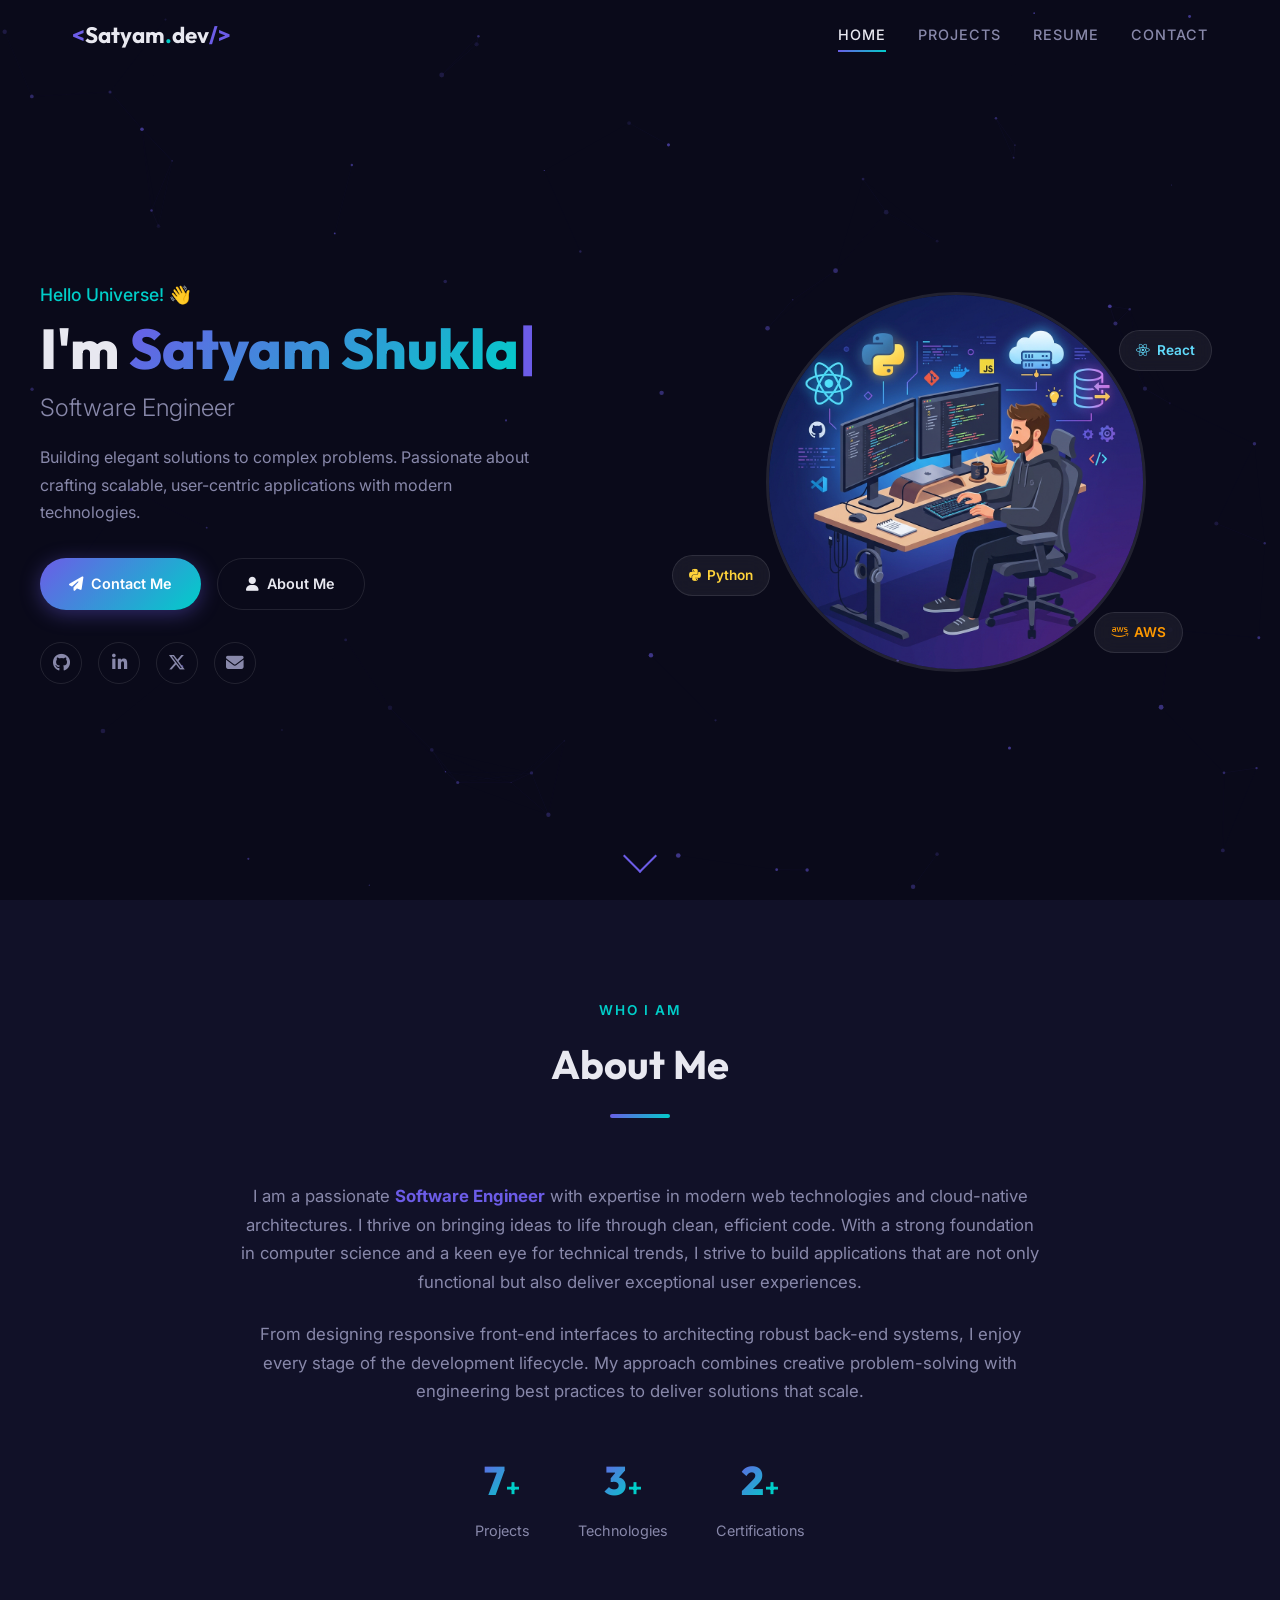
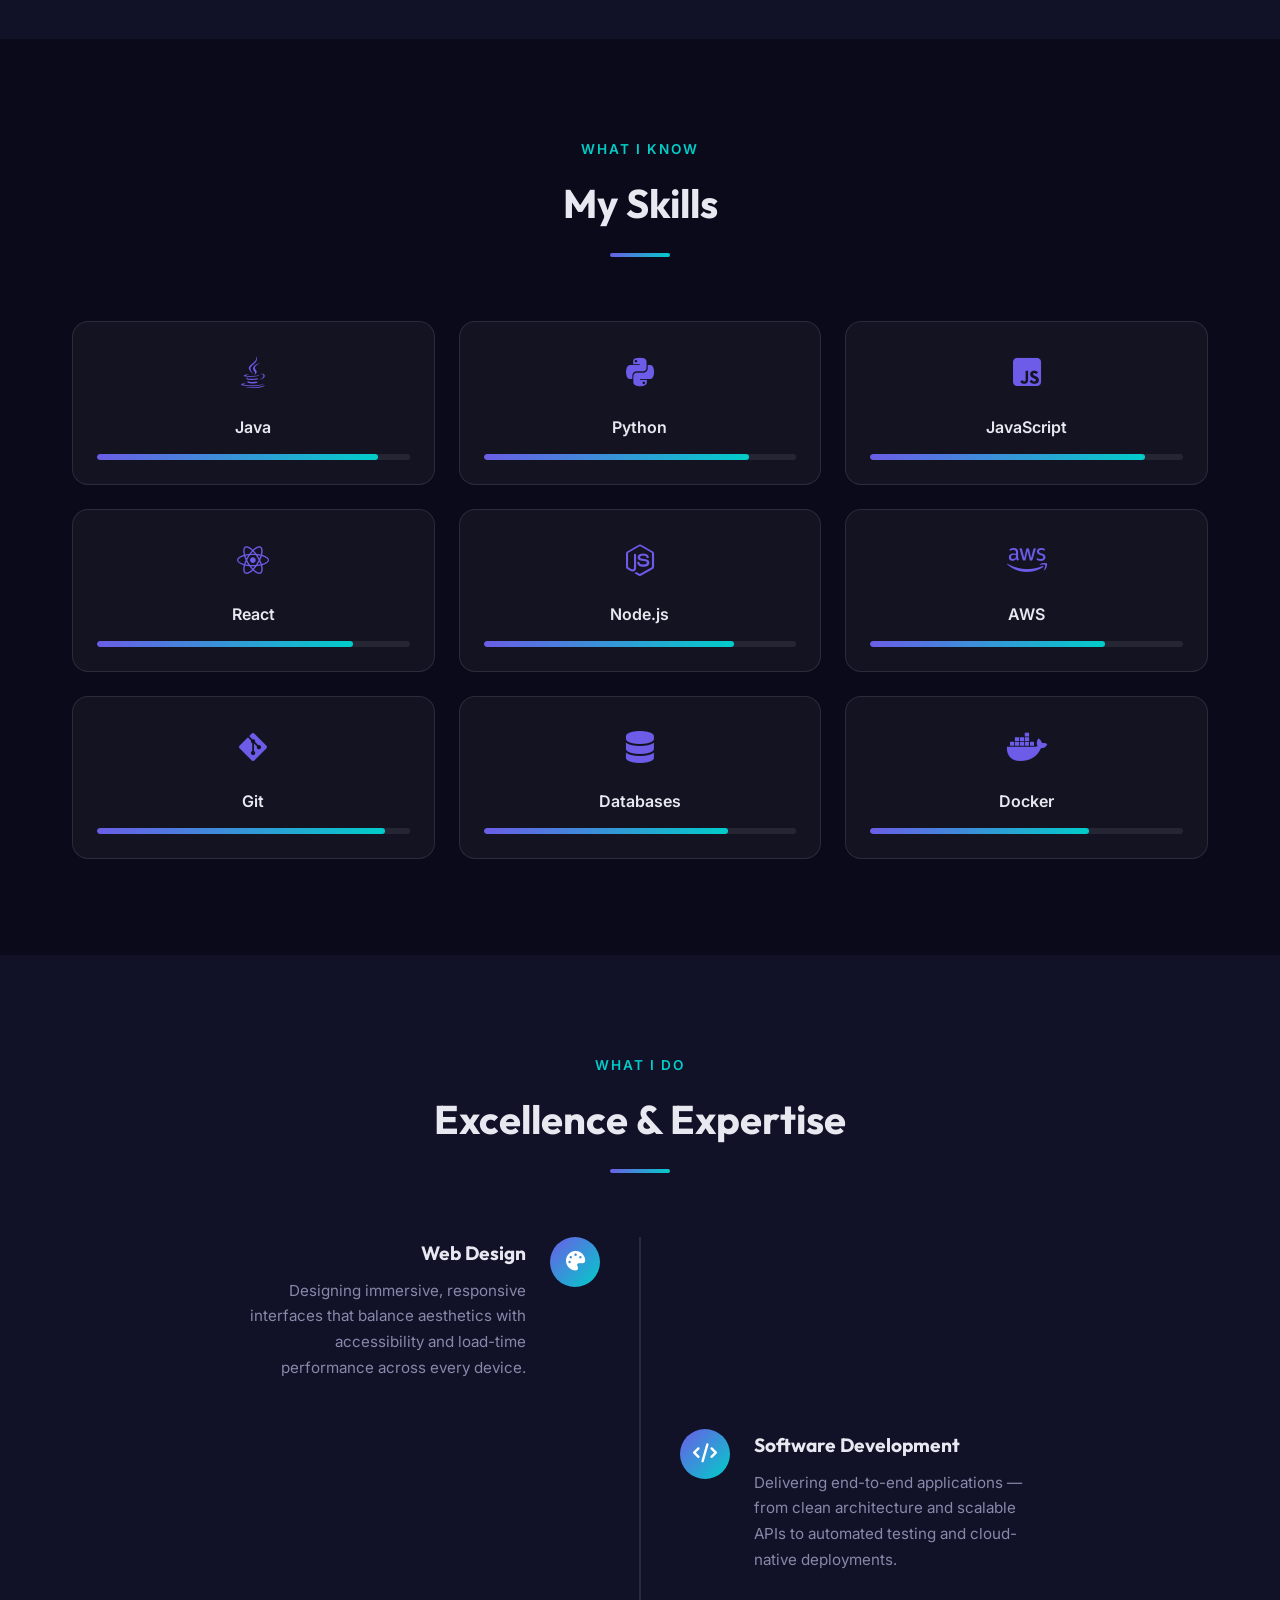
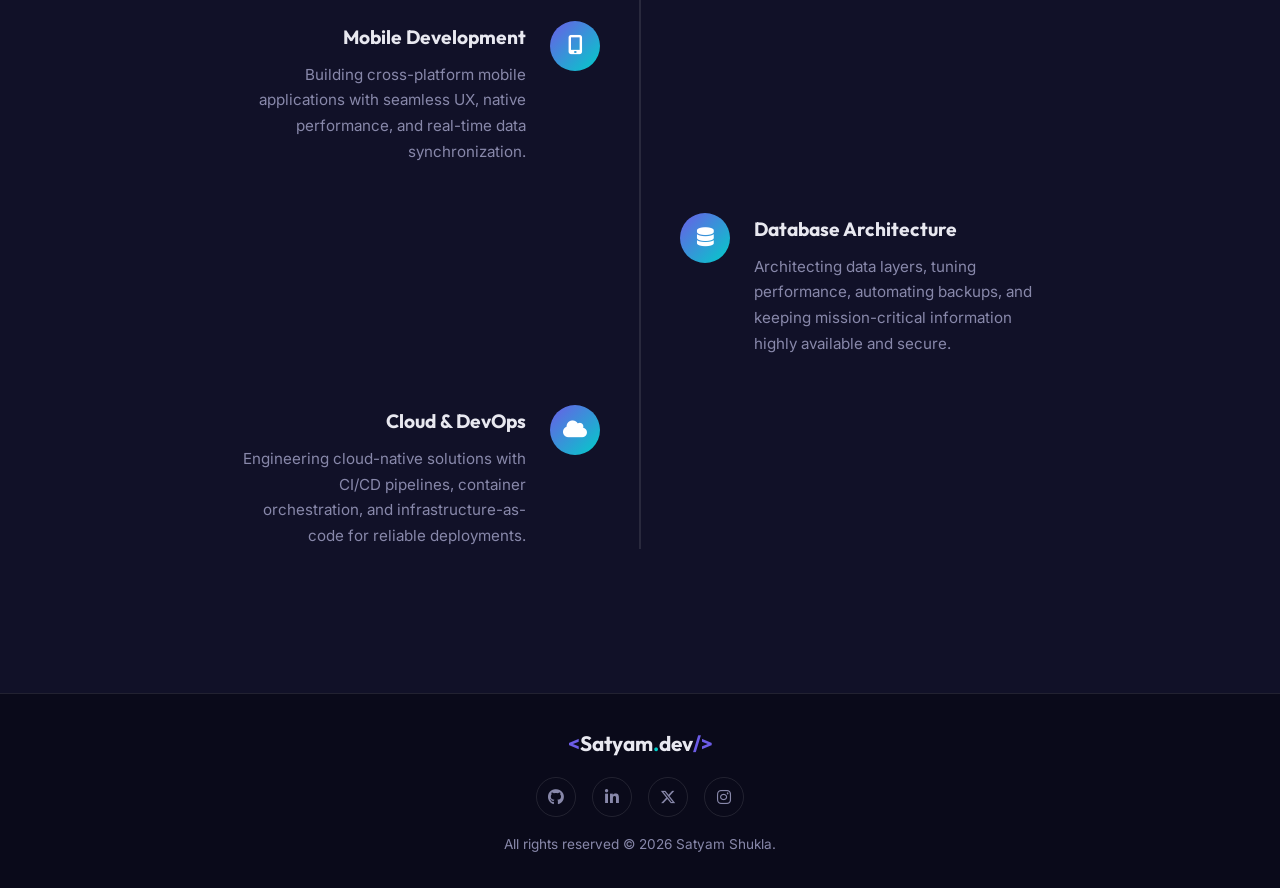
<file: index.html>
<!DOCTYPE html>
<html lang="en">
<head>
    <meta charset="UTF-8">
    <meta name="viewport" content="width=device-width, initial-scale=1.0">
    <title>Satyam Shukla | Software Engineer</title>
    <meta name="description" content="Portfolio of Satyam Shukla — Software Engineer specializing in full-stack development, cloud technologies, and scalable applications.">
    <meta name="keywords" content="Satyam Shukla, Software Engineer, Full Stack Developer, Portfolio">
    <meta property="og:title" content="Satyam Shukla | Software Engineer">
    <meta property="og:description" content="Portfolio of Satyam Shukla featuring software engineering projects, skills, and professional profile.">
    <link rel="preconnect" href="https://fonts.googleapis.com">
    <link rel="preconnect" href="https://fonts.gstatic.com" crossorigin>
    <link href="https://fonts.googleapis.com/css2?family=Inter:wght@300;400;500;600;700;800;900&family=Outfit:wght@300;400;500;600;700;800&display=swap" rel="stylesheet">
    <link rel="stylesheet" href="https://cdnjs.cloudflare.com/ajax/libs/font-awesome/6.5.1/css/all.min.css">
    <link rel="stylesheet" href="styles.css">
</head>
<body>
    <!-- Particle Canvas -->
    <canvas id="particle-canvas"></canvas>

    <!-- Navigation -->
    <header class="navbar" id="navbar">
        <div class="nav-container">
            <a href="index.html" class="nav-logo">
                <span class="logo-bracket">&lt;</span>Satyam<span class="logo-dot">.</span>dev<span class="logo-bracket">/&gt;</span>
            </a>
            <nav class="nav-menu" id="nav-menu">
                <a href="index.html" class="nav-link active">Home</a>
                <a href="projects.html" class="nav-link">Projects</a>
                <a href="resume.html" class="nav-link">Resume</a>
                <a href="contact.html" class="nav-link">Contact</a>
            </nav>
            <button class="hamburger" id="hamburger" aria-label="Toggle navigation">
                <span></span><span></span><span></span>
            </button>
        </div>
    </header>

    <!-- Hero Section -->
    <section class="hero" id="hero">
        <div class="hero-container">
            <div class="hero-content">
                <p class="hero-greeting">Hello Universe! 👋</p>
                <h1 class="hero-title">
                    I'm <span class="hero-name" id="typed-name"></span><span class="cursor">|</span>
                </h1>
                <p class="hero-subtitle">Software Engineer</p>
                <p class="hero-description">
                    Building elegant solutions to complex problems. Passionate about crafting scalable, 
                    user-centric applications with modern technologies.
                </p>
                <div class="hero-cta">
                    <a href="contact.html" class="btn btn-primary">
                        <i class="fas fa-paper-plane"></i> Contact Me
                    </a>
                    <a href="resume.html" class="btn btn-outline">
                        <i class="fas fa-user"></i> About Me
                    </a>
                </div>
                <div class="hero-social">
                    <a href="https://github.com/" class="social-icon" aria-label="GitHub" target="_blank"><i class="fab fa-github"></i></a>
                    <a href="https://linkedin.com/" class="social-icon" aria-label="LinkedIn" target="_blank"><i class="fab fa-linkedin-in"></i></a>
                    <a href="https://twitter.com/" class="social-icon" aria-label="Twitter" target="_blank"><i class="fab fa-x-twitter"></i></a>
                    <a href="mailto:satyam@example.com" class="social-icon" aria-label="Email"><i class="fas fa-envelope"></i></a>
                </div>
            </div>
            <div class="hero-image">
                <div class="hero-image-wrapper">
                    <img src="developer-illustration.png" alt="Satyam Shukla - Software Engineer" id="hero-illustration">
                    <div class="hero-image-glow"></div>
                </div>
                <div class="floating-badge badge-1">
                    <i class="fab fa-react"></i> React
                </div>
                <div class="floating-badge badge-2">
                    <i class="fab fa-python"></i> Python
                </div>
                <div class="floating-badge badge-3">
                    <i class="fab fa-aws"></i> AWS
                </div>
            </div>
        </div>
        <div class="scroll-indicator">
            <div class="scroll-arrow"></div>
        </div>
    </section>

    <!-- About Section -->
    <section class="about" id="about">
        <div class="section-container">
            <div class="section-header">
                <span class="section-tag">Who I Am</span>
                <h2 class="section-title">About Me</h2>
                <div class="section-divider"></div>
            </div>
            <div class="about-content">
                <div class="about-text">
                    <p>
                        I am a passionate <strong>Software Engineer</strong> with expertise in modern web technologies 
                        and cloud-native architectures. I thrive on bringing ideas to life through clean, efficient code. 
                        With a strong foundation in computer science and a keen eye for technical trends, I strive to 
                        build applications that are not only functional but also deliver exceptional user experiences.
                    </p>
                    <p>
                        From designing responsive front-end interfaces to architecting robust back-end systems, 
                        I enjoy every stage of the development lifecycle. My approach combines creative problem-solving 
                        with engineering best practices to deliver solutions that scale.
                    </p>
                    <div class="about-stats">
                        <div class="stat-item">
                            <span class="stat-number" data-count="15">0</span><span class="stat-plus">+</span>
                            <span class="stat-label">Projects</span>
                        </div>
                        <div class="stat-item">
                            <span class="stat-number" data-count="8">0</span><span class="stat-plus">+</span>
                            <span class="stat-label">Technologies</span>
                        </div>
                        <div class="stat-item">
                            <span class="stat-number" data-count="5">0</span><span class="stat-plus">+</span>
                            <span class="stat-label">Certifications</span>
                        </div>
                    </div>
                </div>
            </div>
        </div>
    </section>

    <!-- Skills Section -->
    <section class="skills" id="skills">
        <div class="section-container">
            <div class="section-header">
                <span class="section-tag">What I Know</span>
                <h2 class="section-title">My Skills</h2>
                <div class="section-divider"></div>
            </div>
            <div class="skills-grid">
                <div class="skill-card" data-aos="fade-up">
                    <div class="skill-icon"><i class="fab fa-java"></i></div>
                    <span class="skill-name">Java</span>
                    <div class="skill-bar"><div class="skill-fill" data-width="90%"></div></div>
                </div>
                <div class="skill-card" data-aos="fade-up">
                    <div class="skill-icon"><i class="fab fa-python"></i></div>
                    <span class="skill-name">Python</span>
                    <div class="skill-bar"><div class="skill-fill" data-width="85%"></div></div>
                </div>
                <div class="skill-card" data-aos="fade-up">
                    <div class="skill-icon"><i class="fab fa-js-square"></i></div>
                    <span class="skill-name">JavaScript</span>
                    <div class="skill-bar"><div class="skill-fill" data-width="88%"></div></div>
                </div>
                <div class="skill-card" data-aos="fade-up">
                    <div class="skill-icon"><i class="fab fa-react"></i></div>
                    <span class="skill-name">React</span>
                    <div class="skill-bar"><div class="skill-fill" data-width="82%"></div></div>
                </div>
                <div class="skill-card" data-aos="fade-up">
                    <div class="skill-icon"><i class="fab fa-node-js"></i></div>
                    <span class="skill-name">Node.js</span>
                    <div class="skill-bar"><div class="skill-fill" data-width="80%"></div></div>
                </div>
                <div class="skill-card" data-aos="fade-up">
                    <div class="skill-icon"><i class="fab fa-aws"></i></div>
                    <span class="skill-name">AWS</span>
                    <div class="skill-bar"><div class="skill-fill" data-width="75%"></div></div>
                </div>
                <div class="skill-card" data-aos="fade-up">
                    <div class="skill-icon"><i class="fab fa-git-alt"></i></div>
                    <span class="skill-name">Git</span>
                    <div class="skill-bar"><div class="skill-fill" data-width="92%"></div></div>
                </div>
                <div class="skill-card" data-aos="fade-up">
                    <div class="skill-icon"><i class="fas fa-database"></i></div>
                    <span class="skill-name">Databases</span>
                    <div class="skill-bar"><div class="skill-fill" data-width="78%"></div></div>
                </div>
                <div class="skill-card" data-aos="fade-up">
                    <div class="skill-icon"><i class="fab fa-docker"></i></div>
                    <span class="skill-name">Docker</span>
                    <div class="skill-bar"><div class="skill-fill" data-width="70%"></div></div>
                </div>
            </div>
        </div>
    </section>

    <!-- Expertise Section -->
    <section class="expertise" id="expertise">
        <div class="section-container">
            <div class="section-header">
                <span class="section-tag">What I Do</span>
                <h2 class="section-title">Excellence & Expertise</h2>
                <div class="section-divider"></div>
            </div>
            <div class="expertise-timeline">
                <div class="expertise-card left">
                    <div class="expertise-icon"><i class="fas fa-palette"></i></div>
                    <div class="expertise-content">
                        <h3>Web Design</h3>
                        <p>Designing immersive, responsive interfaces that balance aesthetics with accessibility and load-time performance across every device.</p>
                    </div>
                </div>
                <div class="expertise-card right">
                    <div class="expertise-icon"><i class="fas fa-code"></i></div>
                    <div class="expertise-content">
                        <h3>Software Development</h3>
                        <p>Delivering end-to-end applications — from clean architecture and scalable APIs to automated testing and cloud-native deployments.</p>
                    </div>
                </div>
                <div class="expertise-card left">
                    <div class="expertise-icon"><i class="fas fa-mobile-alt"></i></div>
                    <div class="expertise-content">
                        <h3>Mobile Development</h3>
                        <p>Building cross-platform mobile applications with seamless UX, native performance, and real-time data synchronization.</p>
                    </div>
                </div>
                <div class="expertise-card right">
                    <div class="expertise-icon"><i class="fas fa-database"></i></div>
                    <div class="expertise-content">
                        <h3>Database Architecture</h3>
                        <p>Architecting data layers, tuning performance, automating backups, and keeping mission-critical information highly available and secure.</p>
                    </div>
                </div>
                <div class="expertise-card left">
                    <div class="expertise-icon"><i class="fas fa-cloud"></i></div>
                    <div class="expertise-content">
                        <h3>Cloud & DevOps</h3>
                        <p>Engineering cloud-native solutions with CI/CD pipelines, container orchestration, and infrastructure-as-code for reliable deployments.</p>
                    </div>
                </div>
            </div>
        </div>
    </section>

    <!-- Footer -->
    <footer class="footer" id="footer">
        <div class="footer-container">
            <div class="footer-brand">
                <span class="logo-bracket">&lt;</span>Satyam<span class="logo-dot">.</span>dev<span class="logo-bracket">/&gt;</span>
            </div>
            <div class="footer-social">
                <a href="https://github.com/" class="footer-social-link" aria-label="GitHub" target="_blank"><i class="fab fa-github"></i></a>
                <a href="https://linkedin.com/" class="footer-social-link" aria-label="LinkedIn" target="_blank"><i class="fab fa-linkedin-in"></i></a>
                <a href="https://twitter.com/" class="footer-social-link" aria-label="Twitter" target="_blank"><i class="fab fa-x-twitter"></i></a>
                <a href="https://instagram.com/" class="footer-social-link" aria-label="Instagram" target="_blank"><i class="fab fa-instagram"></i></a>
            </div>
            <div class="footer-copy">
                <p>All rights reserved &copy; 2026 Satyam Shukla.</p>
            </div>
        </div>
    </footer>

    <script src="script.js"></script>
</body>
</html>
</file>
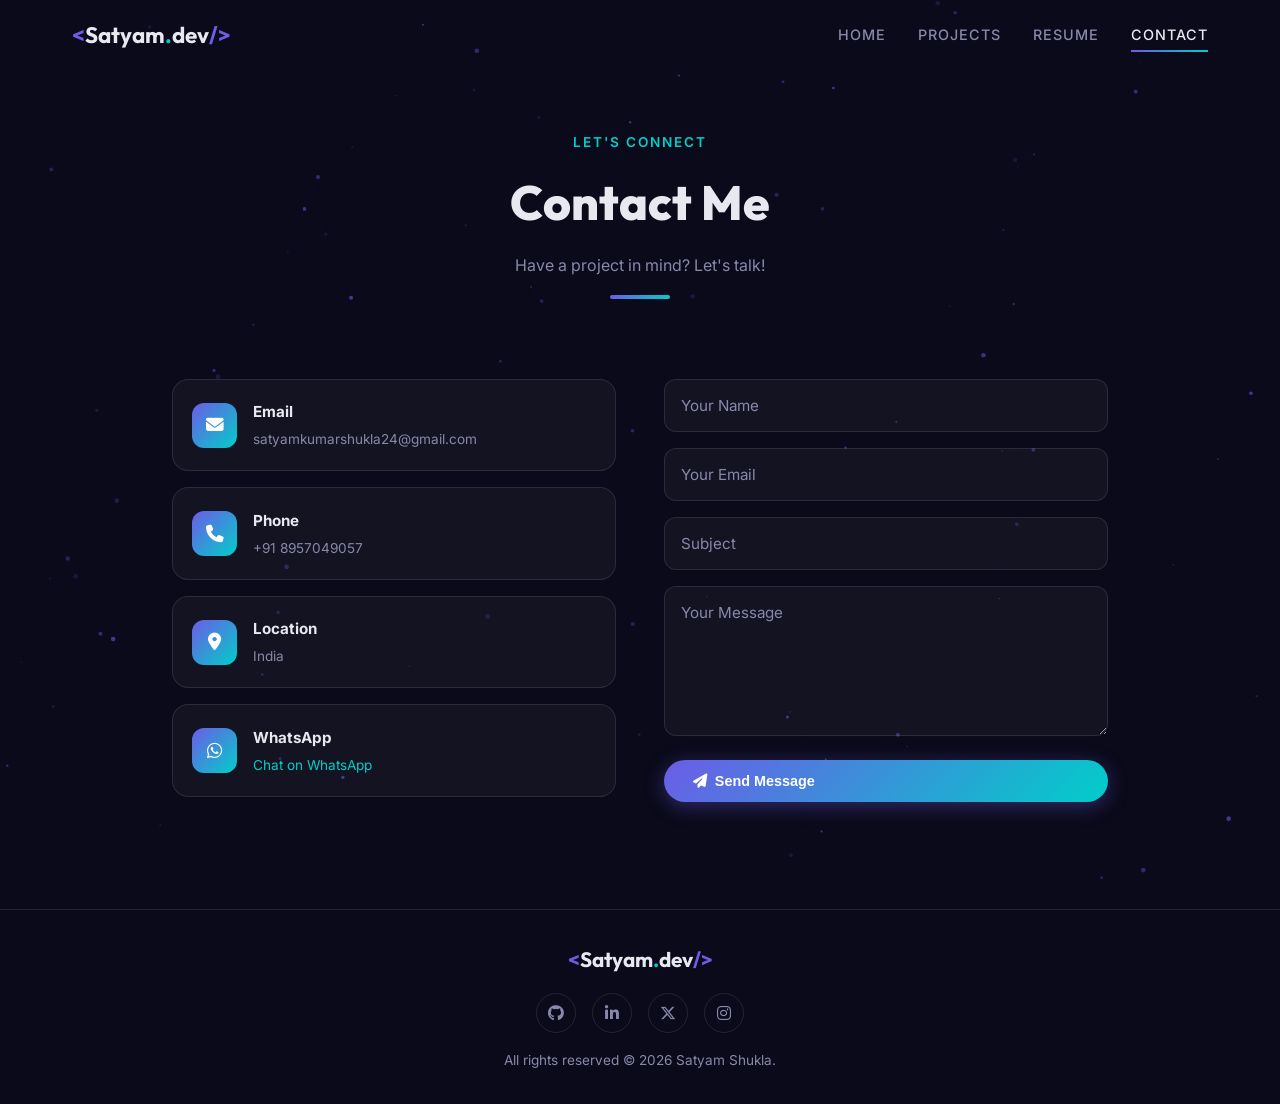
<file: contact.html>
<!DOCTYPE html>
<html lang="en">
<head>
    <meta charset="UTF-8">
    <meta name="viewport" content="width=device-width, initial-scale=1.0">
    <title>Contact | Satyam Shukla</title>
    <meta name="description" content="Get in touch with Satyam Shukla, Software Engineer.">
    <link rel="preconnect" href="https://fonts.googleapis.com">
    <link rel="preconnect" href="https://fonts.gstatic.com" crossorigin>
    <link href="https://fonts.googleapis.com/css2?family=Inter:wght@300;400;500;600;700;800;900&family=Outfit:wght@300;400;500;600;700;800&display=swap" rel="stylesheet">
    <link rel="stylesheet" href="https://cdnjs.cloudflare.com/ajax/libs/font-awesome/6.5.1/css/all.min.css">
    <link rel="stylesheet" href="styles.css">
</head>
<body>
    <canvas id="particle-canvas"></canvas>

    <header class="navbar" id="navbar">
        <div class="nav-container">
            <a href="index.html" class="nav-logo">
                <span class="logo-bracket">&lt;</span>Satyam<span class="logo-dot">.</span>dev<span class="logo-bracket">/&gt;</span>
            </a>
            <nav class="nav-menu" id="nav-menu">
                <a href="index.html" class="nav-link">Home</a>
                <a href="projects.html" class="nav-link">Projects</a>
                <a href="resume.html" class="nav-link">Resume</a>
                <a href="contact.html" class="nav-link active">Contact</a>
            </nav>
            <button class="hamburger" id="hamburger" aria-label="Toggle navigation">
                <span></span><span></span><span></span>
            </button>
        </div>
    </header>

    <section class="page-hero">
        <span class="section-tag">Let's Connect</span>
        <h1>Contact Me</h1>
        <p>Have a project in mind? Let's talk!</p>
        <div class="section-divider" style="margin: 1rem auto 0;"></div>
    </section>

    <div class="contact-grid">
        <div class="contact-info">
            <div class="contact-info-card">
                <div class="icon"><i class="fas fa-envelope"></i></div>
                <div>
                    <h4>Email</h4>
                    <p>satyamkumarshukla24@gmail.com</p>
                </div>
            </div>
            <div class="contact-info-card">
                <div class="icon"><i class="fas fa-phone"></i></div>
                <div>
                    <h4>Phone</h4>
                    <p>+91 8957049057</p>
                </div>
            </div>
            <div class="contact-info-card">
                <div class="icon"><i class="fas fa-map-marker-alt"></i></div>
                <div>
                    <h4>Location</h4>
                    <p>India</p>
                </div>
            </div>
            <div class="contact-info-card">
                <div class="icon"><i class="fab fa-whatsapp"></i></div>
                <div>
                    <h4>WhatsApp</h4>
                    <p><a href="https://wa.me/919876543210" style="color: var(--accent-2);">Chat on WhatsApp</a></p>
                </div>
            </div>
        </div>

        <form class="contact-form" id="contact-form">
            <div class="form-group">
                <input type="text" placeholder="Your Name" required id="contact-name">
            </div>
            <div class="form-group">
                <input type="email" placeholder="Your Email" required id="contact-email">
            </div>
            <div class="form-group">
                <input type="text" placeholder="Subject" id="contact-subject">
            </div>
            <div class="form-group">
                <textarea placeholder="Your Message" required id="contact-message"></textarea>
            </div>
            <button type="submit" class="btn btn-primary" id="contact-submit">
                <i class="fas fa-paper-plane"></i> Send Message
            </button>
        </form>
    </div>

    <footer class="footer" id="footer" style="margin-top: 4rem;">
        <div class="footer-container">
            <div class="footer-brand">
                <span class="logo-bracket">&lt;</span>Satyam<span class="logo-dot">.</span>dev<span class="logo-bracket">/&gt;</span>
            </div>
            <div class="footer-social">
                <a href="https://github.com/" class="footer-social-link" aria-label="GitHub" target="_blank"><i class="fab fa-github"></i></a>
                <a href="https://linkedin.com/" class="footer-social-link" aria-label="LinkedIn" target="_blank"><i class="fab fa-linkedin-in"></i></a>
                <a href="https://twitter.com/" class="footer-social-link" aria-label="Twitter" target="_blank"><i class="fab fa-x-twitter"></i></a>
                <a href="https://instagram.com/" class="footer-social-link" aria-label="Instagram" target="_blank"><i class="fab fa-instagram"></i></a>
            </div>
            <div class="footer-copy"><p>All rights reserved &copy; 2026 Satyam Shukla.</p></div>
        </div>
    </footer>
    <script src="script.js"></script>
</body>
</html>
</file>
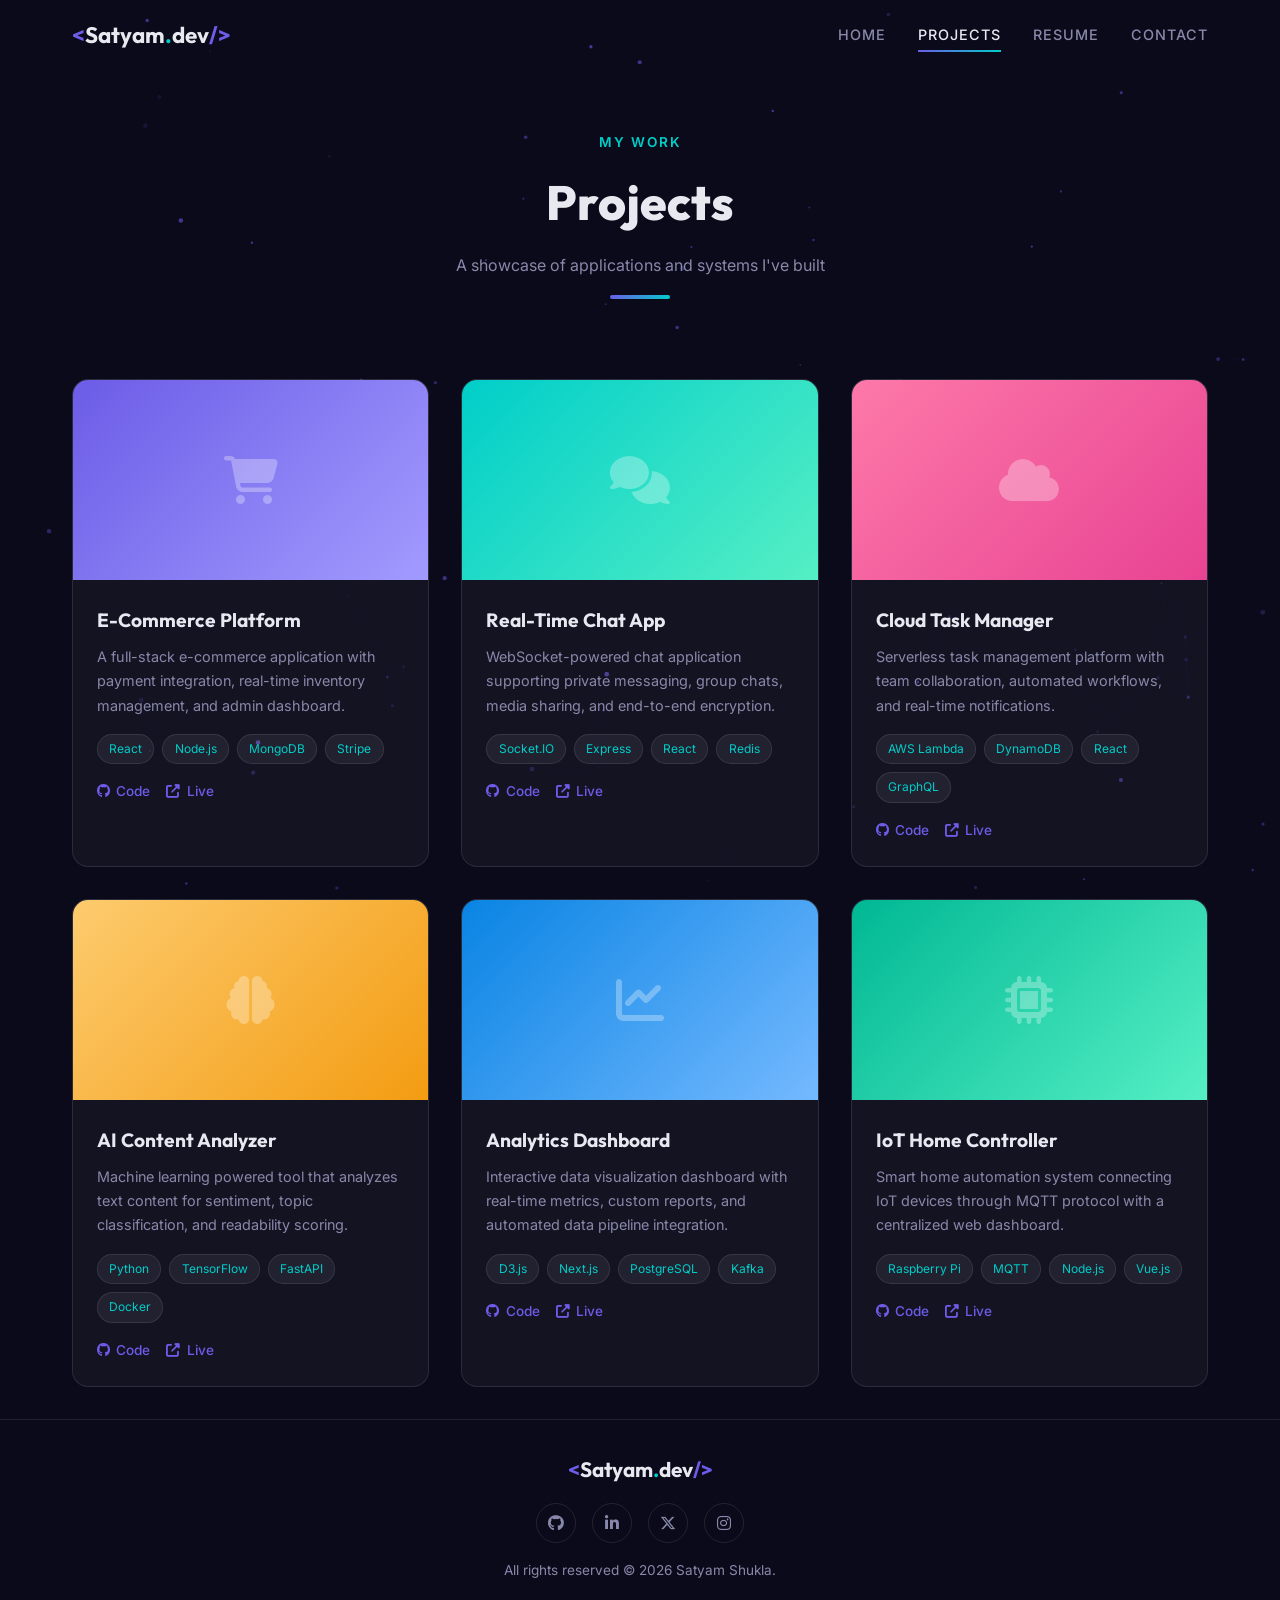
<file: projects.html>
<!DOCTYPE html>
<html lang="en">
<head>
    <meta charset="UTF-8">
    <meta name="viewport" content="width=device-width, initial-scale=1.0">
    <title>Projects | Satyam Shukla</title>
    <meta name="description" content="Explore software engineering projects by Satyam Shukla.">
    <link rel="preconnect" href="https://fonts.googleapis.com">
    <link rel="preconnect" href="https://fonts.gstatic.com" crossorigin>
    <link href="https://fonts.googleapis.com/css2?family=Inter:wght@300;400;500;600;700;800;900&family=Outfit:wght@300;400;500;600;700;800&display=swap" rel="stylesheet">
    <link rel="stylesheet" href="https://cdnjs.cloudflare.com/ajax/libs/font-awesome/6.5.1/css/all.min.css">
    <link rel="stylesheet" href="styles.css">
</head>
<body>
    <canvas id="particle-canvas"></canvas>

    <header class="navbar" id="navbar">
        <div class="nav-container">
            <a href="index.html" class="nav-logo">
                <span class="logo-bracket">&lt;</span>Satyam<span class="logo-dot">.</span>dev<span class="logo-bracket">/&gt;</span>
            </a>
            <nav class="nav-menu" id="nav-menu">
                <a href="index.html" class="nav-link">Home</a>
                <a href="projects.html" class="nav-link active">Projects</a>
                <a href="resume.html" class="nav-link">Resume</a>
                <a href="contact.html" class="nav-link">Contact</a>
            </nav>
            <button class="hamburger" id="hamburger" aria-label="Toggle navigation">
                <span></span><span></span><span></span>
            </button>
        </div>
    </header>

    <section class="page-hero">
        <span class="section-tag">My Work</span>
        <h1>Projects</h1>
        <p>A showcase of applications and systems I've built</p>
        <div class="section-divider" style="margin: 1rem auto 0;"></div>
    </section>

    <div class="projects-grid">
        <div class="project-card">
            <div class="project-thumb" style="background: linear-gradient(135deg, #6c5ce7, #a29bfe);">
                <i class="fas fa-shopping-cart"></i>
            </div>
            <div class="project-info">
                <h3>E-Commerce Platform</h3>
                <p>A full-stack e-commerce application with payment integration, real-time inventory management, and admin dashboard.</p>
                <div class="project-tags">
                    <span class="project-tag">React</span>
                    <span class="project-tag">Node.js</span>
                    <span class="project-tag">MongoDB</span>
                    <span class="project-tag">Stripe</span>
                </div>
                <div class="project-links">
                    <a href="#" class="project-link"><i class="fab fa-github"></i> Code</a>
                    <a href="#" class="project-link"><i class="fas fa-external-link-alt"></i> Live</a>
                </div>
            </div>
        </div>

        <div class="project-card">
            <div class="project-thumb" style="background: linear-gradient(135deg, #00cec9, #55efc4);">
                <i class="fas fa-comments"></i>
            </div>
            <div class="project-info">
                <h3>Real-Time Chat App</h3>
                <p>WebSocket-powered chat application supporting private messaging, group chats, media sharing, and end-to-end encryption.</p>
                <div class="project-tags">
                    <span class="project-tag">Socket.IO</span>
                    <span class="project-tag">Express</span>
                    <span class="project-tag">React</span>
                    <span class="project-tag">Redis</span>
                </div>
                <div class="project-links">
                    <a href="#" class="project-link"><i class="fab fa-github"></i> Code</a>
                    <a href="#" class="project-link"><i class="fas fa-external-link-alt"></i> Live</a>
                </div>
            </div>
        </div>

        <div class="project-card">
            <div class="project-thumb" style="background: linear-gradient(135deg, #fd79a8, #e84393);">
                <i class="fas fa-cloud"></i>
            </div>
            <div class="project-info">
                <h3>Cloud Task Manager</h3>
                <p>Serverless task management platform with team collaboration, automated workflows, and real-time notifications.</p>
                <div class="project-tags">
                    <span class="project-tag">AWS Lambda</span>
                    <span class="project-tag">DynamoDB</span>
                    <span class="project-tag">React</span>
                    <span class="project-tag">GraphQL</span>
                </div>
                <div class="project-links">
                    <a href="#" class="project-link"><i class="fab fa-github"></i> Code</a>
                    <a href="#" class="project-link"><i class="fas fa-external-link-alt"></i> Live</a>
                </div>
            </div>
        </div>

        <div class="project-card">
            <div class="project-thumb" style="background: linear-gradient(135deg, #fdcb6e, #f39c12);">
                <i class="fas fa-brain"></i>
            </div>
            <div class="project-info">
                <h3>AI Content Analyzer</h3>
                <p>Machine learning powered tool that analyzes text content for sentiment, topic classification, and readability scoring.</p>
                <div class="project-tags">
                    <span class="project-tag">Python</span>
                    <span class="project-tag">TensorFlow</span>
                    <span class="project-tag">FastAPI</span>
                    <span class="project-tag">Docker</span>
                </div>
                <div class="project-links">
                    <a href="#" class="project-link"><i class="fab fa-github"></i> Code</a>
                    <a href="#" class="project-link"><i class="fas fa-external-link-alt"></i> Live</a>
                </div>
            </div>
        </div>

        <div class="project-card">
            <div class="project-thumb" style="background: linear-gradient(135deg, #0984e3, #74b9ff);">
                <i class="fas fa-chart-line"></i>
            </div>
            <div class="project-info">
                <h3>Analytics Dashboard</h3>
                <p>Interactive data visualization dashboard with real-time metrics, custom reports, and automated data pipeline integration.</p>
                <div class="project-tags">
                    <span class="project-tag">D3.js</span>
                    <span class="project-tag">Next.js</span>
                    <span class="project-tag">PostgreSQL</span>
                    <span class="project-tag">Kafka</span>
                </div>
                <div class="project-links">
                    <a href="#" class="project-link"><i class="fab fa-github"></i> Code</a>
                    <a href="#" class="project-link"><i class="fas fa-external-link-alt"></i> Live</a>
                </div>
            </div>
        </div>

        <div class="project-card">
            <div class="project-thumb" style="background: linear-gradient(135deg, #00b894, #55efc4);">
                <i class="fas fa-microchip"></i>
            </div>
            <div class="project-info">
                <h3>IoT Home Controller</h3>
                <p>Smart home automation system connecting IoT devices through MQTT protocol with a centralized web dashboard.</p>
                <div class="project-tags">
                    <span class="project-tag">Raspberry Pi</span>
                    <span class="project-tag">MQTT</span>
                    <span class="project-tag">Node.js</span>
                    <span class="project-tag">Vue.js</span>
                </div>
                <div class="project-links">
                    <a href="#" class="project-link"><i class="fab fa-github"></i> Code</a>
                    <a href="#" class="project-link"><i class="fas fa-external-link-alt"></i> Live</a>
                </div>
            </div>
        </div>
    </div>

    <footer class="footer" id="footer">
        <div class="footer-container">
            <div class="footer-brand">
                <span class="logo-bracket">&lt;</span>Satyam<span class="logo-dot">.</span>dev<span class="logo-bracket">/&gt;</span>
            </div>
            <div class="footer-social">
                <a href="https://github.com/" class="footer-social-link" aria-label="GitHub" target="_blank"><i class="fab fa-github"></i></a>
                <a href="https://linkedin.com/" class="footer-social-link" aria-label="LinkedIn" target="_blank"><i class="fab fa-linkedin-in"></i></a>
                <a href="https://twitter.com/" class="footer-social-link" aria-label="Twitter" target="_blank"><i class="fab fa-x-twitter"></i></a>
                <a href="https://instagram.com/" class="footer-social-link" aria-label="Instagram" target="_blank"><i class="fab fa-instagram"></i></a>
            </div>
            <div class="footer-copy"><p>All rights reserved &copy; 2026 Satyam Shukla.</p></div>
        </div>
    </footer>
    <script src="script.js"></script>
</body>
</html>
</file>
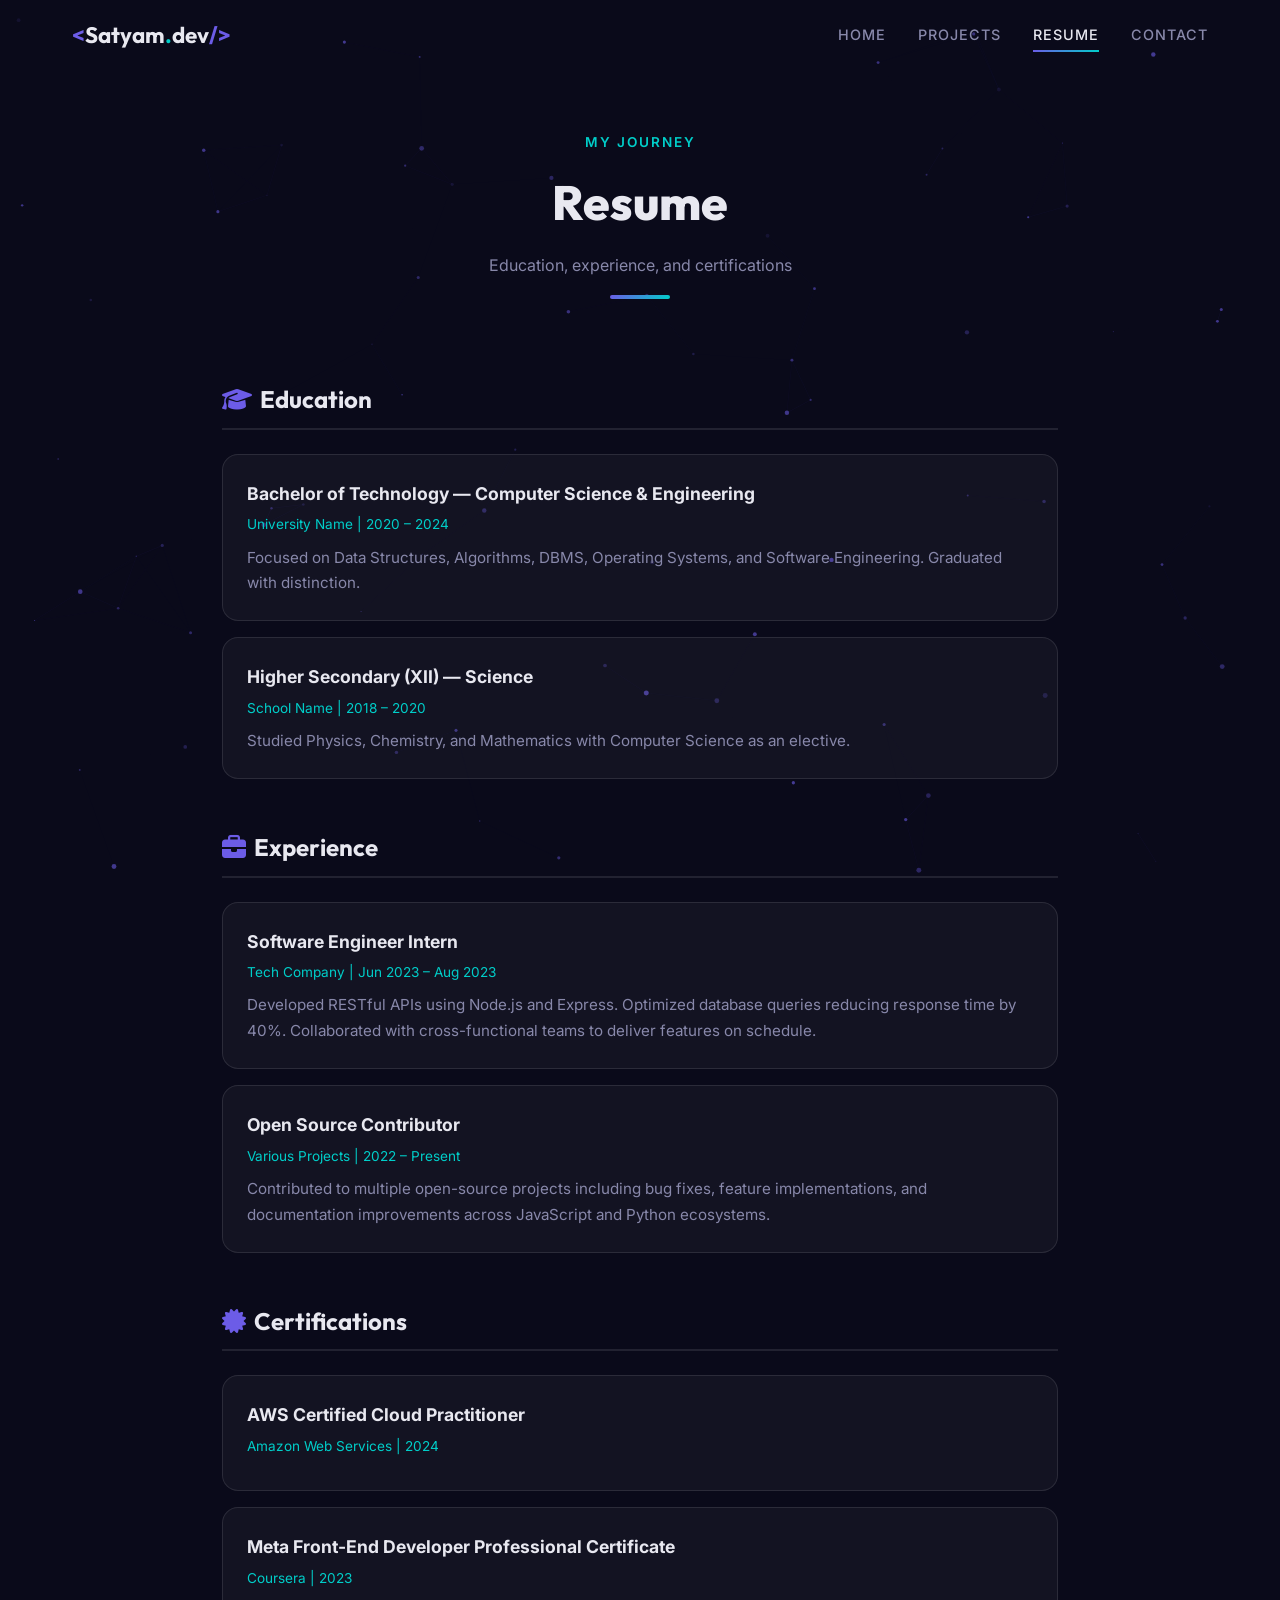
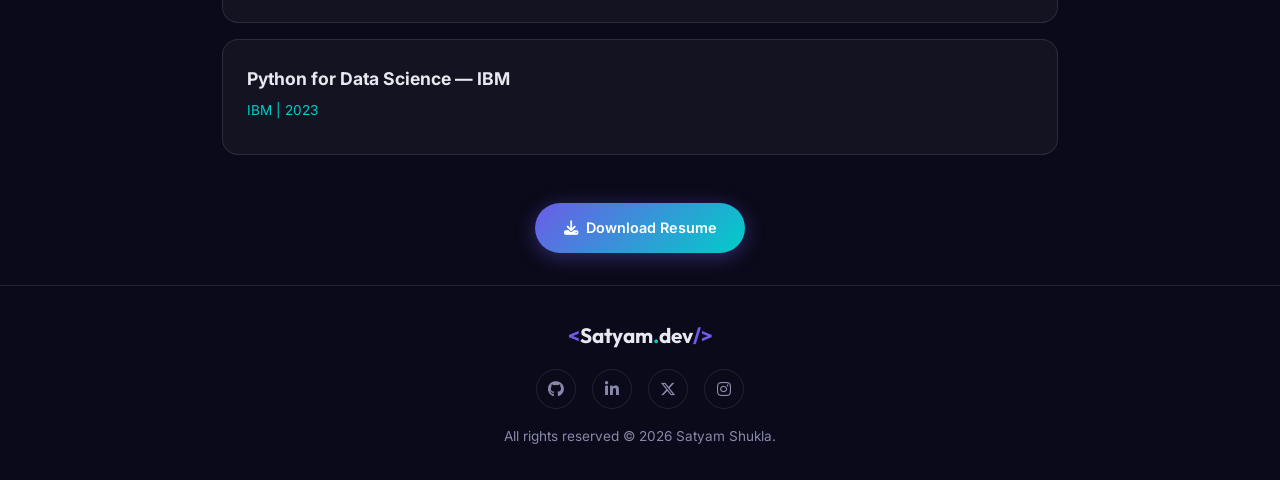
<file: resume.html>
<!DOCTYPE html>
<html lang="en">
<head>
    <meta charset="UTF-8">
    <meta name="viewport" content="width=device-width, initial-scale=1.0">
    <title>Resume | Satyam Shukla</title>
    <meta name="description" content="Resume and professional experience of Satyam Shukla, Software Engineer.">
    <link rel="preconnect" href="https://fonts.googleapis.com">
    <link rel="preconnect" href="https://fonts.gstatic.com" crossorigin>
    <link href="https://fonts.googleapis.com/css2?family=Inter:wght@300;400;500;600;700;800;900&family=Outfit:wght@300;400;500;600;700;800&display=swap" rel="stylesheet">
    <link rel="stylesheet" href="https://cdnjs.cloudflare.com/ajax/libs/font-awesome/6.5.1/css/all.min.css">
    <link rel="stylesheet" href="styles.css">
</head>
<body>
    <canvas id="particle-canvas"></canvas>

    <header class="navbar" id="navbar">
        <div class="nav-container">
            <a href="index.html" class="nav-logo">
                <span class="logo-bracket">&lt;</span>Satyam<span class="logo-dot">.</span>dev<span class="logo-bracket">/&gt;</span>
            </a>
            <nav class="nav-menu" id="nav-menu">
                <a href="index.html" class="nav-link">Home</a>
                <a href="projects.html" class="nav-link">Projects</a>
                <a href="resume.html" class="nav-link active">Resume</a>
                <a href="contact.html" class="nav-link">Contact</a>
            </nav>
            <button class="hamburger" id="hamburger" aria-label="Toggle navigation">
                <span></span><span></span><span></span>
            </button>
        </div>
    </header>

    <section class="page-hero">
        <span class="section-tag">My Journey</span>
        <h1>Resume</h1>
        <p>Education, experience, and certifications</p>
        <div class="section-divider" style="margin: 1rem auto 0;"></div>
    </section>

    <div class="resume-section">
        <div class="resume-block">
            <h2><i class="fas fa-graduation-cap"></i> Education</h2>
            <div class="resume-item">
                <h3>Bachelor of Technology — Computer Science & Engineering</h3>
                <div class="resume-meta">University Name | 2020 – 2024</div>
                <p>Focused on Data Structures, Algorithms, DBMS, Operating Systems, and Software Engineering. Graduated with distinction.</p>
            </div>
            <div class="resume-item">
                <h3>Higher Secondary (XII) — Science</h3>
                <div class="resume-meta">School Name | 2018 – 2020</div>
                <p>Studied Physics, Chemistry, and Mathematics with Computer Science as an elective.</p>
            </div>
        </div>

        <div class="resume-block">
            <h2><i class="fas fa-briefcase"></i> Experience</h2>
            <div class="resume-item">
                <h3>Software Engineer Intern</h3>
                <div class="resume-meta">Tech Company | Jun 2023 – Aug 2023</div>
                <p>Developed RESTful APIs using Node.js and Express. Optimized database queries reducing response time by 40%. Collaborated with cross-functional teams to deliver features on schedule.</p>
            </div>
            <div class="resume-item">
                <h3>Open Source Contributor</h3>
                <div class="resume-meta">Various Projects | 2022 – Present</div>
                <p>Contributed to multiple open-source projects including bug fixes, feature implementations, and documentation improvements across JavaScript and Python ecosystems.</p>
            </div>
        </div>

        <div class="resume-block">
            <h2><i class="fas fa-certificate"></i> Certifications</h2>
            <div class="resume-item">
                <h3>AWS Certified Cloud Practitioner</h3>
                <div class="resume-meta">Amazon Web Services | 2024</div>
            </div>
            <div class="resume-item">
                <h3>Meta Front-End Developer Professional Certificate</h3>
                <div class="resume-meta">Coursera | 2023</div>
            </div>
            <div class="resume-item">
                <h3>Python for Data Science — IBM</h3>
                <div class="resume-meta">IBM | 2023</div>
            </div>
        </div>

        <div class="resume-download">
            <a href="#" class="btn btn-primary"><i class="fas fa-download"></i> Download Resume</a>
        </div>
    </div>

    <footer class="footer" id="footer">
        <div class="footer-container">
            <div class="footer-brand">
                <span class="logo-bracket">&lt;</span>Satyam<span class="logo-dot">.</span>dev<span class="logo-bracket">/&gt;</span>
            </div>
            <div class="footer-social">
                <a href="https://github.com/" class="footer-social-link" aria-label="GitHub" target="_blank"><i class="fab fa-github"></i></a>
                <a href="https://linkedin.com/" class="footer-social-link" aria-label="LinkedIn" target="_blank"><i class="fab fa-linkedin-in"></i></a>
                <a href="https://twitter.com/" class="footer-social-link" aria-label="Twitter" target="_blank"><i class="fab fa-x-twitter"></i></a>
                <a href="https://instagram.com/" class="footer-social-link" aria-label="Instagram" target="_blank"><i class="fab fa-instagram"></i></a>
            </div>
            <div class="footer-copy"><p>All rights reserved &copy; 2026 Satyam Shukla.</p></div>
        </div>
    </footer>
    <script src="script.js"></script>
</body>
</html>
</file>
<file: styles.css>
/* ===== RESET & BASE ===== */
*, *::before, *::after { margin: 0; padding: 0; box-sizing: border-box; }
:root {
  --bg-primary: #0a0a1a;
  --bg-secondary: #111128;
  --bg-card: rgba(255,255,255,0.04);
  --text-primary: #e8e8f0;
  --text-secondary: #8888aa;
  --accent: #6c5ce7;
  --accent-2: #00cec9;
  --accent-glow: rgba(108,92,231,0.4);
  --gradient: linear-gradient(135deg, #6c5ce7, #00cec9);
  --glass: rgba(255,255,255,0.06);
  --glass-border: rgba(255,255,255,0.1);
  --radius: 16px;
  --transition: 0.3s cubic-bezier(0.4,0,0.2,1);
}
html { scroll-behavior: smooth; font-size: 16px; }
body {
  font-family: 'Inter', sans-serif;
  background: var(--bg-primary);
  color: var(--text-primary);
  overflow-x: hidden;
  line-height: 1.7;
}
a { text-decoration: none; color: inherit; }
img { max-width: 100%; display: block; }
ul { list-style: none; }

#particle-canvas {
  position: fixed; top: 0; left: 0; width: 100%; height: 100%;
  z-index: 0; pointer-events: none;
}

/* ===== NAVBAR ===== */
.navbar {
  position: fixed; top: 0; left: 0; width: 100%; z-index: 1000;
  padding: 1rem 0; transition: var(--transition);
}
.navbar.scrolled {
  background: rgba(10,10,26,0.85); backdrop-filter: blur(20px);
  border-bottom: 1px solid var(--glass-border); padding: 0.6rem 0;
}
.nav-container {
  max-width: 1200px; margin: 0 auto; padding: 0 2rem;
  display: flex; align-items: center; justify-content: space-between;
}
.nav-logo {
  font-family: 'Outfit', sans-serif; font-size: 1.4rem; font-weight: 700;
}
.logo-bracket { color: var(--accent); }
.logo-dot { color: var(--accent-2); }
.nav-menu { display: flex; gap: 2rem; }
.nav-link {
  font-size: 0.9rem; font-weight: 500; color: var(--text-secondary);
  position: relative; padding: 0.3rem 0; transition: var(--transition);
  text-transform: uppercase; letter-spacing: 1px;
}
.nav-link::after {
  content: ''; position: absolute; bottom: 0; left: 0;
  width: 0; height: 2px; background: var(--gradient);
  transition: var(--transition);
}
.nav-link:hover, .nav-link.active { color: var(--text-primary); }
.nav-link:hover::after, .nav-link.active::after { width: 100%; }
.hamburger {
  display: none; flex-direction: column; gap: 5px;
  background: none; border: none; cursor: pointer; padding: 5px; z-index: 1001;
}
.hamburger span {
  width: 25px; height: 2px; background: var(--text-primary);
  transition: var(--transition);
}
.hamburger.active span:nth-child(1) { transform: rotate(45deg) translate(5px,5px); }
.hamburger.active span:nth-child(2) { opacity: 0; }
.hamburger.active span:nth-child(3) { transform: rotate(-45deg) translate(5px,-5px); }

/* ===== HERO ===== */
.hero {
  min-height: 100vh; display: flex; align-items: center;
  position: relative; z-index: 1; padding: 6rem 2rem 2rem;
}
.hero-container {
  max-width: 1200px; margin: 0 auto; width: 100%;
  display: grid; grid-template-columns: 1fr 1fr; gap: 4rem; align-items: center;
}
.hero-greeting {
  font-size: 1.1rem; color: var(--accent-2); margin-bottom: 0.5rem;
  font-weight: 500;
}
.hero-title {
  font-family: 'Outfit', sans-serif; font-size: 3.5rem;
  font-weight: 800; line-height: 1.1; margin-bottom: 0.5rem;
}
.hero-name { background: var(--gradient); -webkit-background-clip: text; -webkit-text-fill-color: transparent; }
.cursor { animation: blink 1s infinite; color: var(--accent); }
@keyframes blink { 0%,100%{ opacity:1; } 50%{ opacity:0; } }
.hero-subtitle {
  font-size: 1.5rem; color: var(--text-secondary);
  margin-bottom: 1rem; font-weight: 300;
}
.hero-description { color: var(--text-secondary); max-width: 500px; margin-bottom: 2rem; }

/* Buttons */
.btn {
  display: inline-flex; align-items: center; gap: 0.5rem;
  padding: 0.8rem 1.8rem; border-radius: 50px;
  font-weight: 600; font-size: 0.9rem; transition: var(--transition);
  cursor: pointer; border: none;
}
.btn-primary {
  background: var(--gradient); color: #fff;
  box-shadow: 0 4px 20px var(--accent-glow);
}
.btn-primary:hover { transform: translateY(-2px); box-shadow: 0 8px 30px var(--accent-glow); }
.btn-outline {
  border: 1.5px solid var(--glass-border); color: var(--text-primary);
  background: transparent;
}
.btn-outline:hover { border-color: var(--accent); background: var(--glass); }
.hero-cta { display: flex; gap: 1rem; margin-bottom: 2rem; flex-wrap: wrap; }
.hero-social { display: flex; gap: 1rem; }
.social-icon {
  width: 42px; height: 42px; border-radius: 50%;
  display: flex; align-items: center; justify-content: center;
  border: 1px solid var(--glass-border); color: var(--text-secondary);
  transition: var(--transition); font-size: 1.1rem;
}
.social-icon:hover {
  border-color: var(--accent); color: var(--accent);
  transform: translateY(-3px); box-shadow: 0 4px 15px var(--accent-glow);
}

/* Hero Image */
.hero-image { position: relative; display: flex; justify-content: center; }
.hero-image-wrapper {
  position: relative; width: 380px; height: 380px;
  border-radius: 50%; overflow: hidden;
  border: 3px solid var(--glass-border);
}
.hero-image-wrapper img { width: 100%; height: 100%; object-fit: cover; }
.hero-image-glow {
  position: absolute; inset: -20px; border-radius: 50%;
  background: radial-gradient(circle, var(--accent-glow) 0%, transparent 70%);
  z-index: -1; animation: pulse 3s ease-in-out infinite;
}
@keyframes pulse { 0%,100%{ opacity:0.5; transform:scale(1); } 50%{ opacity:1; transform:scale(1.05); } }
.floating-badge {
  position: absolute; padding: 0.5rem 1rem; border-radius: 50px;
  background: var(--glass); backdrop-filter: blur(10px);
  border: 1px solid var(--glass-border); font-size: 0.85rem;
  font-weight: 600; display: flex; align-items: center; gap: 0.4rem;
  animation: float 4s ease-in-out infinite;
}
.badge-1 { top: 10%; right: 5%; color: #61dafb; animation-delay: 0s; }
.badge-2 { bottom: 20%; left: 0; color: #ffd43b; animation-delay: 1s; }
.badge-3 { bottom: 5%; right: 10%; color: #ff9900; animation-delay: 2s; }
@keyframes float { 0%,100%{ transform:translateY(0); } 50%{ transform:translateY(-15px); } }

.scroll-indicator {
  position: absolute; bottom: 2rem; left: 50%; transform: translateX(-50%);
}
.scroll-arrow {
  width: 24px; height: 24px; border-right: 2px solid var(--accent);
  border-bottom: 2px solid var(--accent); transform: rotate(45deg);
  animation: scrollBounce 2s infinite;
}
@keyframes scrollBounce { 0%,100%{ transform:rotate(45deg) translate(0,0); opacity:0; } 50%{ transform:rotate(45deg) translate(5px,5px); opacity:1; } }

/* ===== SECTIONS ===== */
.section-container { max-width: 1200px; margin: 0 auto; padding: 6rem 2rem; position: relative; z-index: 1; }
.section-header { text-align: center; margin-bottom: 4rem; }
.section-tag {
  display: inline-block; font-size: 0.85rem; color: var(--accent-2);
  text-transform: uppercase; letter-spacing: 2px; font-weight: 600; margin-bottom: 0.5rem;
}
.section-title {
  font-family: 'Outfit', sans-serif; font-size: 2.5rem;
  font-weight: 700; margin-bottom: 1rem;
}
.section-divider {
  width: 60px; height: 4px; background: var(--gradient);
  margin: 0 auto; border-radius: 2px;
}

/* ===== ABOUT ===== */
.about { background: var(--bg-secondary); }
.about-text { max-width: 800px; margin: 0 auto; text-align: center; }
.about-text p { color: var(--text-secondary); margin-bottom: 1.5rem; font-size: 1.05rem; }
.about-text strong { color: var(--accent); }
.about-stats {
  display: flex; justify-content: center; gap: 3rem;
  margin-top: 2.5rem; flex-wrap: wrap;
}
.stat-item { text-align: center; }
.stat-number {
  font-family: 'Outfit', sans-serif; font-size: 2.5rem;
  font-weight: 800; background: var(--gradient);
  -webkit-background-clip: text; -webkit-text-fill-color: transparent;
}
.stat-plus { font-size: 1.5rem; color: var(--accent-2); font-weight: 700; }
.stat-label { display: block; color: var(--text-secondary); font-size: 0.9rem; margin-top: 0.3rem; }

/* ===== SKILLS ===== */
.skills-grid {
  display: grid; grid-template-columns: repeat(3, 1fr); gap: 1.5rem;
}
.skill-card {
  background: var(--bg-card); border: 1px solid var(--glass-border);
  border-radius: var(--radius); padding: 1.5rem; text-align: center;
  transition: var(--transition); cursor: default;
}
.skill-card:hover {
  transform: translateY(-5px); border-color: var(--accent);
  box-shadow: 0 10px 30px rgba(108,92,231,0.15);
}
.skill-icon { font-size: 2rem; margin-bottom: 0.8rem; color: var(--accent); }
.skill-name { font-weight: 600; display: block; margin-bottom: 0.8rem; }
.skill-bar {
  width: 100%; height: 6px; background: rgba(255,255,255,0.08);
  border-radius: 3px; overflow: hidden;
}
.skill-fill {
  height: 100%; background: var(--gradient); border-radius: 3px;
  width: 0; transition: width 1.5s cubic-bezier(0.4,0,0.2,1);
}

/* ===== EXPERTISE ===== */
.expertise { background: var(--bg-secondary); }
.expertise-timeline { max-width: 800px; margin: 0 auto; position: relative; }
.expertise-timeline::before {
  content: ''; position: absolute; left: 50%; top: 0; bottom: 0;
  width: 2px; background: var(--glass-border); transform: translateX(-50%);
}
.expertise-card {
  display: flex; align-items: flex-start; gap: 1.5rem;
  margin-bottom: 3rem; position: relative; width: 45%;
}
.expertise-card.left { margin-right: auto; text-align: right; flex-direction: row-reverse; }
.expertise-card.right { margin-left: auto; }
.expertise-icon {
  width: 50px; height: 50px; min-width: 50px; border-radius: 50%;
  background: var(--gradient); display: flex; align-items: center;
  justify-content: center; font-size: 1.2rem; color: #fff;
}
.expertise-content h3 { font-family: 'Outfit', sans-serif; font-size: 1.2rem; margin-bottom: 0.5rem; }
.expertise-content p { color: var(--text-secondary); font-size: 0.95rem; }

/* ===== PROJECTS PAGE ===== */
.page-hero {
  padding: 8rem 2rem 3rem; text-align: center;
  position: relative; z-index: 1;
}
.page-hero h1 { font-family: 'Outfit', sans-serif; font-size: 3rem; font-weight: 800; }
.page-hero p { color: var(--text-secondary); margin-top: 0.5rem; }
.projects-grid {
  display: grid; grid-template-columns: repeat(auto-fill, minmax(340px, 1fr));
  gap: 2rem; max-width: 1200px; margin: 0 auto; padding: 2rem;
  position: relative; z-index: 1;
}
.project-card {
  background: var(--bg-card); border: 1px solid var(--glass-border);
  border-radius: var(--radius); overflow: hidden; transition: var(--transition);
}
.project-card:hover { transform: translateY(-8px); box-shadow: 0 20px 40px rgba(0,0,0,0.3); border-color: var(--accent); }
.project-thumb {
  height: 200px; background: linear-gradient(135deg, var(--accent), var(--accent-2));
  display: flex; align-items: center; justify-content: center;
  font-size: 3rem; color: rgba(255,255,255,0.3);
}
.project-info { padding: 1.5rem; }
.project-info h3 { font-family: 'Outfit', sans-serif; font-size: 1.2rem; margin-bottom: 0.5rem; }
.project-info p { color: var(--text-secondary); font-size: 0.9rem; margin-bottom: 1rem; }
.project-tags { display: flex; gap: 0.5rem; flex-wrap: wrap; margin-bottom: 1rem; }
.project-tag {
  padding: 0.25rem 0.7rem; border-radius: 50px; font-size: 0.75rem;
  background: var(--glass); border: 1px solid var(--glass-border); color: var(--accent-2);
}
.project-links { display: flex; gap: 1rem; }
.project-link {
  display: flex; align-items: center; gap: 0.4rem;
  font-size: 0.85rem; color: var(--accent); font-weight: 500;
  transition: var(--transition);
}
.project-link:hover { color: var(--accent-2); }

/* ===== RESUME PAGE ===== */
.resume-section { max-width: 900px; margin: 0 auto; padding: 2rem; position: relative; z-index: 1; }
.resume-block { margin-bottom: 3rem; }
.resume-block h2 {
  font-family: 'Outfit', sans-serif; font-size: 1.5rem;
  margin-bottom: 1.5rem; padding-bottom: 0.5rem;
  border-bottom: 2px solid var(--glass-border);
  display: flex; align-items: center; gap: 0.5rem;
}
.resume-block h2 i { color: var(--accent); }
.resume-item {
  background: var(--bg-card); border: 1px solid var(--glass-border);
  border-radius: var(--radius); padding: 1.5rem; margin-bottom: 1rem;
  transition: var(--transition);
}
.resume-item:hover { border-color: var(--accent); }
.resume-item h3 { font-size: 1.1rem; margin-bottom: 0.3rem; }
.resume-item .resume-meta { color: var(--accent-2); font-size: 0.85rem; margin-bottom: 0.5rem; }
.resume-item p { color: var(--text-secondary); font-size: 0.95rem; }
.resume-download { text-align: center; margin-top: 2rem; }

/* ===== CONTACT PAGE ===== */
.contact-grid {
  display: grid; grid-template-columns: 1fr 1fr; gap: 3rem;
  max-width: 1000px; margin: 0 auto; padding: 2rem;
  position: relative; z-index: 1;
}
.contact-info-card {
  display: flex; align-items: center; gap: 1rem;
  background: var(--bg-card); border: 1px solid var(--glass-border);
  border-radius: var(--radius); padding: 1.2rem; margin-bottom: 1rem;
  transition: var(--transition);
}
.contact-info-card:hover { border-color: var(--accent); transform: translateX(5px); }
.contact-info-card .icon {
  width: 45px; height: 45px; min-width: 45px; border-radius: 12px;
  background: var(--gradient); display: flex; align-items: center;
  justify-content: center; font-size: 1.1rem; color: #fff;
}
.contact-info-card h4 { font-size: 0.95rem; margin-bottom: 0.2rem; }
.contact-info-card p { color: var(--text-secondary); font-size: 0.85rem; }
.contact-form { display: flex; flex-direction: column; gap: 1rem; }
.form-group { position: relative; }
.form-group input, .form-group textarea {
  width: 100%; padding: 1rem; background: var(--bg-card);
  border: 1px solid var(--glass-border); border-radius: 12px;
  color: var(--text-primary); font-family: inherit; font-size: 0.95rem;
  transition: var(--transition); outline: none;
}
.form-group input:focus, .form-group textarea:focus { border-color: var(--accent); }
.form-group textarea { min-height: 150px; resize: vertical; }
.form-group input::placeholder, .form-group textarea::placeholder { color: var(--text-secondary); }

/* ===== FOOTER ===== */
.footer {
  border-top: 1px solid var(--glass-border); padding: 2rem;
  text-align: center; position: relative; z-index: 1;
}
.footer-container { max-width: 1200px; margin: 0 auto; }
.footer-brand {
  font-family: 'Outfit', sans-serif; font-size: 1.3rem;
  font-weight: 700; margin-bottom: 1rem;
}
.footer-social { display: flex; justify-content: center; gap: 1rem; margin-bottom: 1rem; }
.footer-social-link {
  width: 40px; height: 40px; border-radius: 50%;
  display: flex; align-items: center; justify-content: center;
  border: 1px solid var(--glass-border); color: var(--text-secondary);
  transition: var(--transition);
}
.footer-social-link:hover { border-color: var(--accent); color: var(--accent); transform: translateY(-3px); }
.footer-copy p { color: var(--text-secondary); font-size: 0.85rem; }

/* ===== RESPONSIVE ===== */
@media (max-width: 900px) {
  .hero-container { grid-template-columns: 1fr; text-align: center; }
  .hero-description { margin: 0 auto 2rem; }
  .hero-cta, .hero-social { justify-content: center; }
  .hero-image { order: -1; }
  .hero-image-wrapper { width: 280px; height: 280px; }
  .hero-title { font-size: 2.5rem; }
  .skills-grid { grid-template-columns: repeat(2, 1fr); }
  .expertise-timeline::before { left: 25px; }
  .expertise-card, .expertise-card.left { width: 100%; margin-left: 50px; text-align: left; flex-direction: row; }
  .contact-grid { grid-template-columns: 1fr; }
  .nav-menu {
    position: fixed; top: 0; right: -100%; width: 70%; height: 100vh;
    background: var(--bg-secondary); flex-direction: column;
    justify-content: center; align-items: center; gap: 2rem;
    transition: var(--transition);
  }
  .nav-menu.active { right: 0; }
  .hamburger { display: flex; }
}
@media (max-width: 600px) {
  .hero-title { font-size: 2rem; }
  .skills-grid { grid-template-columns: 1fr; }
  .section-title { font-size: 2rem; }
  .projects-grid { grid-template-columns: 1fr; }
}
</file>
